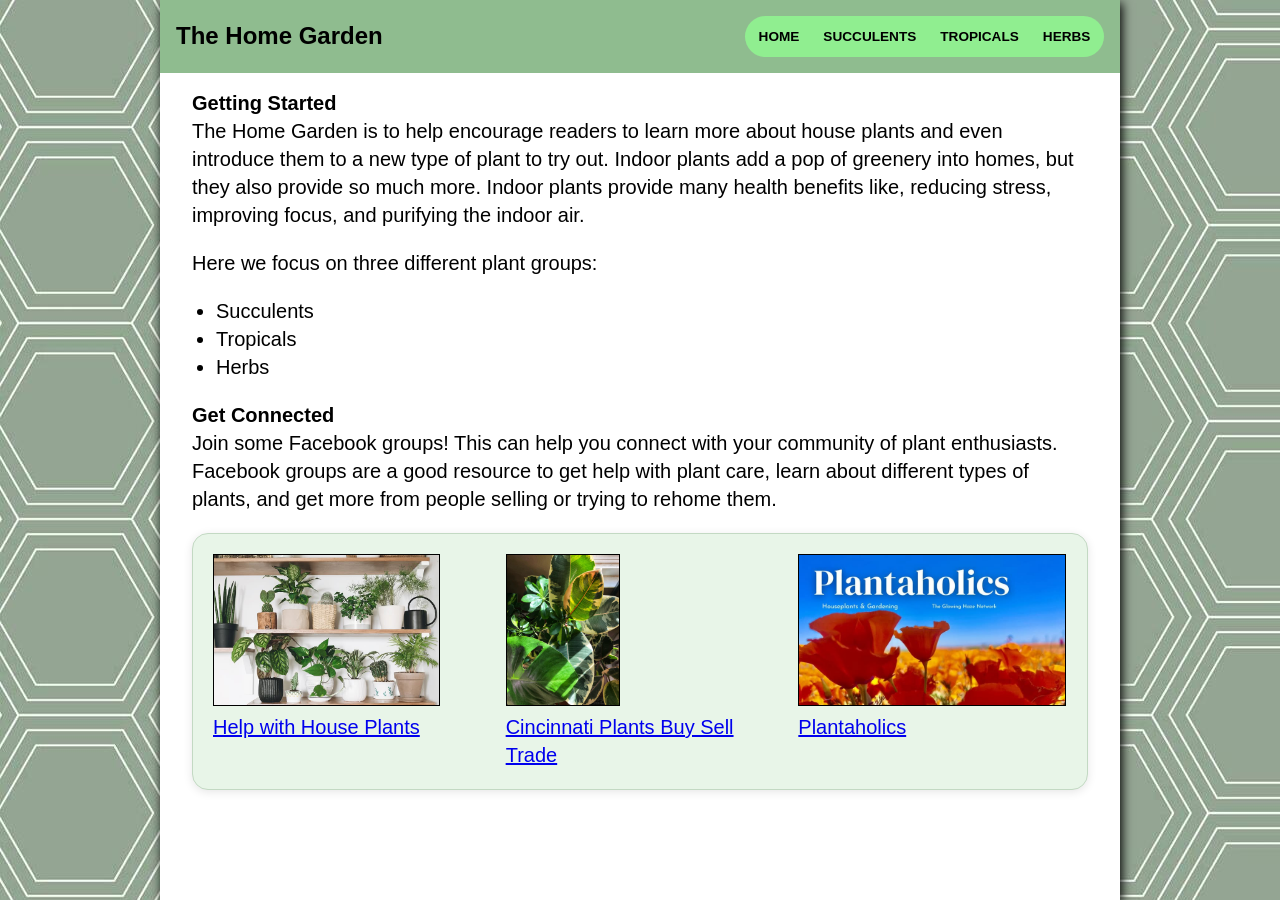
<file: index.html>
<!DOCTYPE html>
<html lang="en">
<head>
  <meta charset="UTF-8">
  <meta name="viewport" content="width=device-width, initial-scale=1.0">
  <title>The Home Garden</title>
  <link rel="stylesheet" href="reset.css">
  <link rel="stylesheet" href="main.css">
</head>
<body>
  <div class="wrapper">
    <header>
      <h1>The Home Garden</h1>
      <nav>
        <ul>
          <li><a href="index.html">Home</a></li>
          <li><a href="succulents.html">Succulents</a></li>
          <li><a href="tropicals.html">Tropicals</a></li>
          <li><a href="herbs.html">Herbs</a></li>
        </ul>
      </nav>
    </header>
    <main>

      <section class="introduction">
        <h1>Getting Started</h1>
        <p>The Home Garden is to help encourage readers to learn more about house plants and even introduce them to a new type of plant to try out. Indoor plants add a pop of greenery into homes, but they also provide so much more. Indoor plants provide many health benefits like, reducing stress, improving focus, and purifying the indoor air.</p>
        <p>Here we focus on three different plant groups:
          <ul>
            <li>Succulents</li>
            <li>Tropicals</li>
            <li>Herbs</li>
          </ul>
        </p>
        <p></p>
      </section>
      <section class="connections">
        <h1>Get Connected</h1>
        <p>Join some Facebook groups! This can help you connect with your community of plant enthusiasts. Facebook groups are a good resource to get help with plant care, learn about different types of plants, and get more from people selling or trying to rehome them.</p>
        <section class="group-grid get-connected">
          <section class="general-FBG"><img class="FB-image" src="images/HelpWithHousePlantsFBGroup.jpg" alt="Help With House Plants FB Group Photo"><br><a href="https://www.facebook.com/share/g/18CMK1QQTQ/" target="_blank">Help with House Plants</a></section>
          <section class="general-FBG"><img src="images/CincinnatiPlantFBGroup.jpg" alt="Cincinnati Plant Group FB Photo"><br><a href="https://www.facebook.com/share/g/1LuthDEvM9/" target="_blank">Cincinnati Plants Buy Sell Trade</a></section>
          <section class="cincy-FBG"><img src="images/PlantaholicsFBGroup.jpg" alt="Plantaholics FB Group Photo"><br><a href="https://www.facebook.com/share/g/18TkRWoeJo/" target="_blank">Plantaholics</a></section>
        </section>
      </section>

  </div>
  </main>

</body>
</html>
</file>
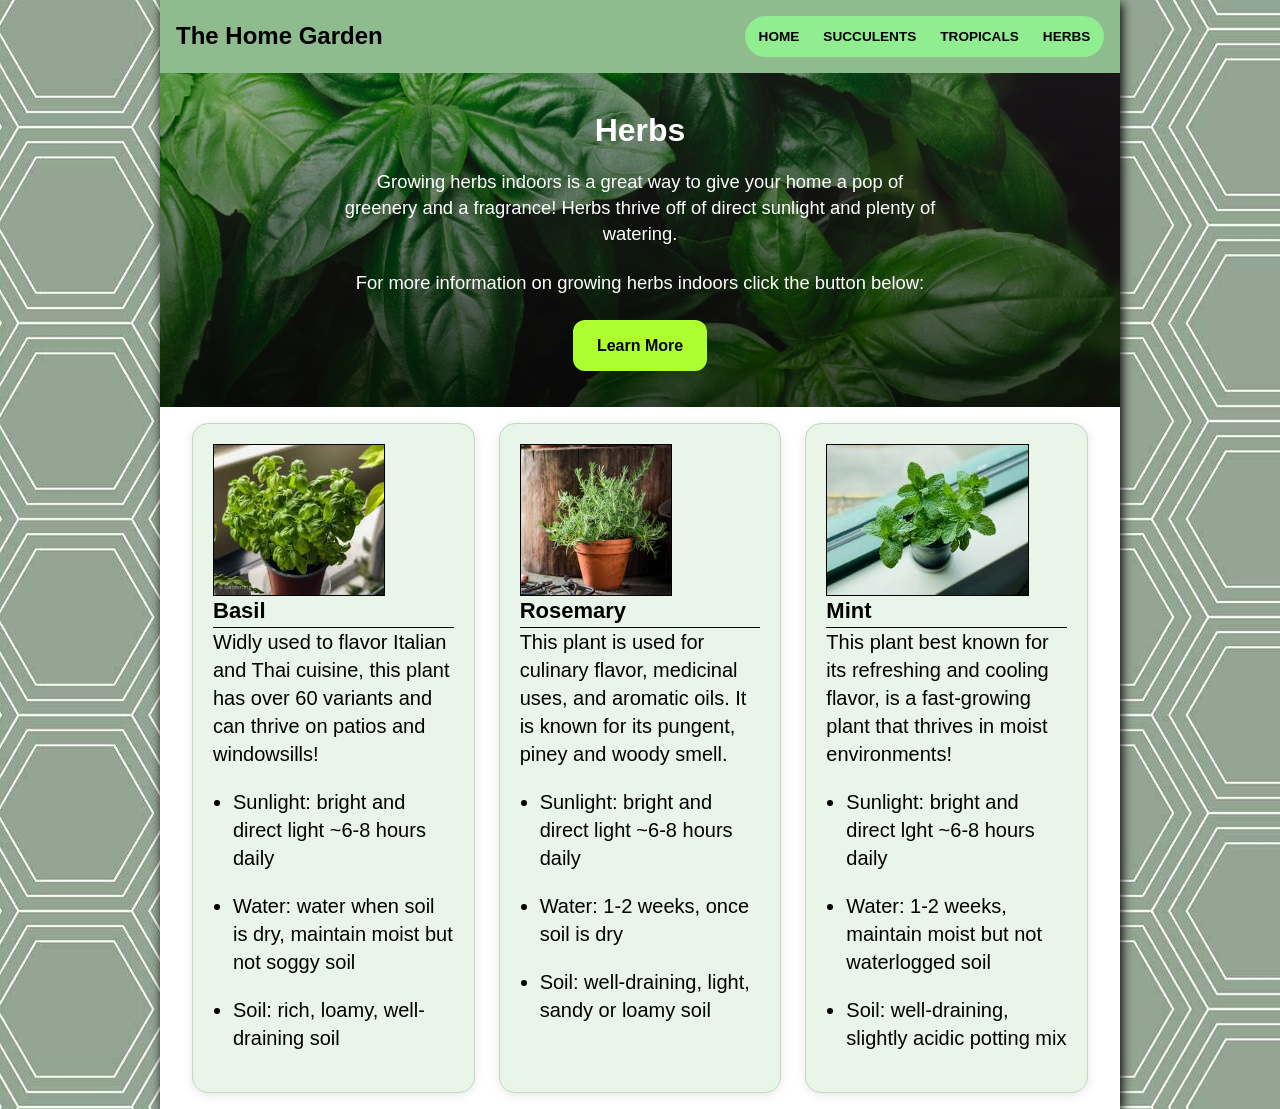
<file: herbs.html>
<!DOCTYPE html>
<html lang="en">
<head>
  <meta charset="UTF-8">
  <meta name="viewport" content="width=device-width, initial-scale=1.0">
  <title>The Home Garden</title>
  <link rel="stylesheet" href="reset.css">
  <link rel="stylesheet" href="main.css">
</head>
<body>
  <div class="wrapper">
    <header>
      <h1>The Home Garden</h1>
      <nav>
        <ul>
          <li><a href="index.html">Home</a></li>
          <li><a href="succulents.html">Succulents</a></li>
          <li><a href="tropicals.html">Tropicals</a></li>
          <li><a href="herbs.html">Herbs</a></li>
        </ul>
      </nav>
    </header>

    <section class="herb-hero hero">

      <!-- div for the content inside the hero image -->
      <div class="hero-content">
        <h2>Herbs</h2>
        <p>Growing herbs indoors is a great way to give your home a pop of greenery and a fragrance! Herbs thrive off of direct sunlight and plenty of watering. </p>

        <p>For more information on growing herbs indoors click the button below:</p>
        <!-- having a button here is optional -->
        <a href="https://www.gardeners.com/blogs/herb-growing-articles/herbs-indoors-8920?g_acctid=415-305-2039&g_adgroupid=&g_adid=&g_adtype=none&g_campaign=GSC+-+Google+Performance+Max+-+Shop&g_campaignid=23173857567&g_keyword=&g_keywordid=&g_network=x&utm_content=5300089&utm_source=google&utm_medium=cpc&utm_campaign=GSC+-+Google+Performance+Max+-+SHOP&gad_source=1&gad_campaignid=23173873179&gbraid=0AAAABBDv2lmy5Y6amZtfEJdDpJ2O45eZj&gclid=Cj0KCQjws83OBhD4ARIsACblj1_hSUvg4qoSXbHp2bqac2zh1KEfvC7mDHMCrsOeOp17COpKeYIHOOQaAkuJEALw_wcB" target="_blank" class="hero-button">Learn More</a>
      </div>

    </section>
    <main>
      <section class="group-grid">
        <article class="card">
          <img src="images/basil.jpg" alt="Basil Image">
          <h2>Basil</h2>
          <p>Widly used to flavor  Italian and Thai cuisine, this plant has over 60 variants and can thrive on patios and windowsills!</p>
          <ul>
            <li>Sunlight: bright and direct light ~6-8 hours daily</li>
            <li>Water: water when soil is dry, maintain moist but not soggy soil</li>
            <li>Soil: rich, loamy, well-draining soil </li>
          </ul>
        </article>
        <article class="card">
          <img src="images/rosemary.jpg" alt="Rosemary Image" class="plant-image">
          <h2>Rosemary</h2>
          <p>This plant is used for culinary flavor, medicinal uses, and aromatic oils. It is known for its pungent, piney and woody smell.</p>
          <ul>
            <li>Sunlight: bright and direct light ~6-8 hours daily</li>
            <li>Water: 1-2 weeks, once soil is dry</li>
            <li>Soil: well-draining, light, sandy or loamy soil</li>
          </ul>
        </article>
        <article class="card">
          <img src="images/mint.jpg" alt="Mint Image">
          <h2>Mint</h2>
          <p>This plant best known for its refreshing and cooling flavor, is a fast-growing plant that thrives in moist environments!</p>
          <ul>
            <li>Sunlight: bright and direct lght ~6-8 hours daily</li>
            <li>Water: 1-2 weeks, maintain moist but not waterlogged soil</li>
            <li>Soil: well-draining, slightly acidic potting mix</li>
          </ul>
        </article>
      </section>
    </main>
  </div>

</body>
</html>
</file>
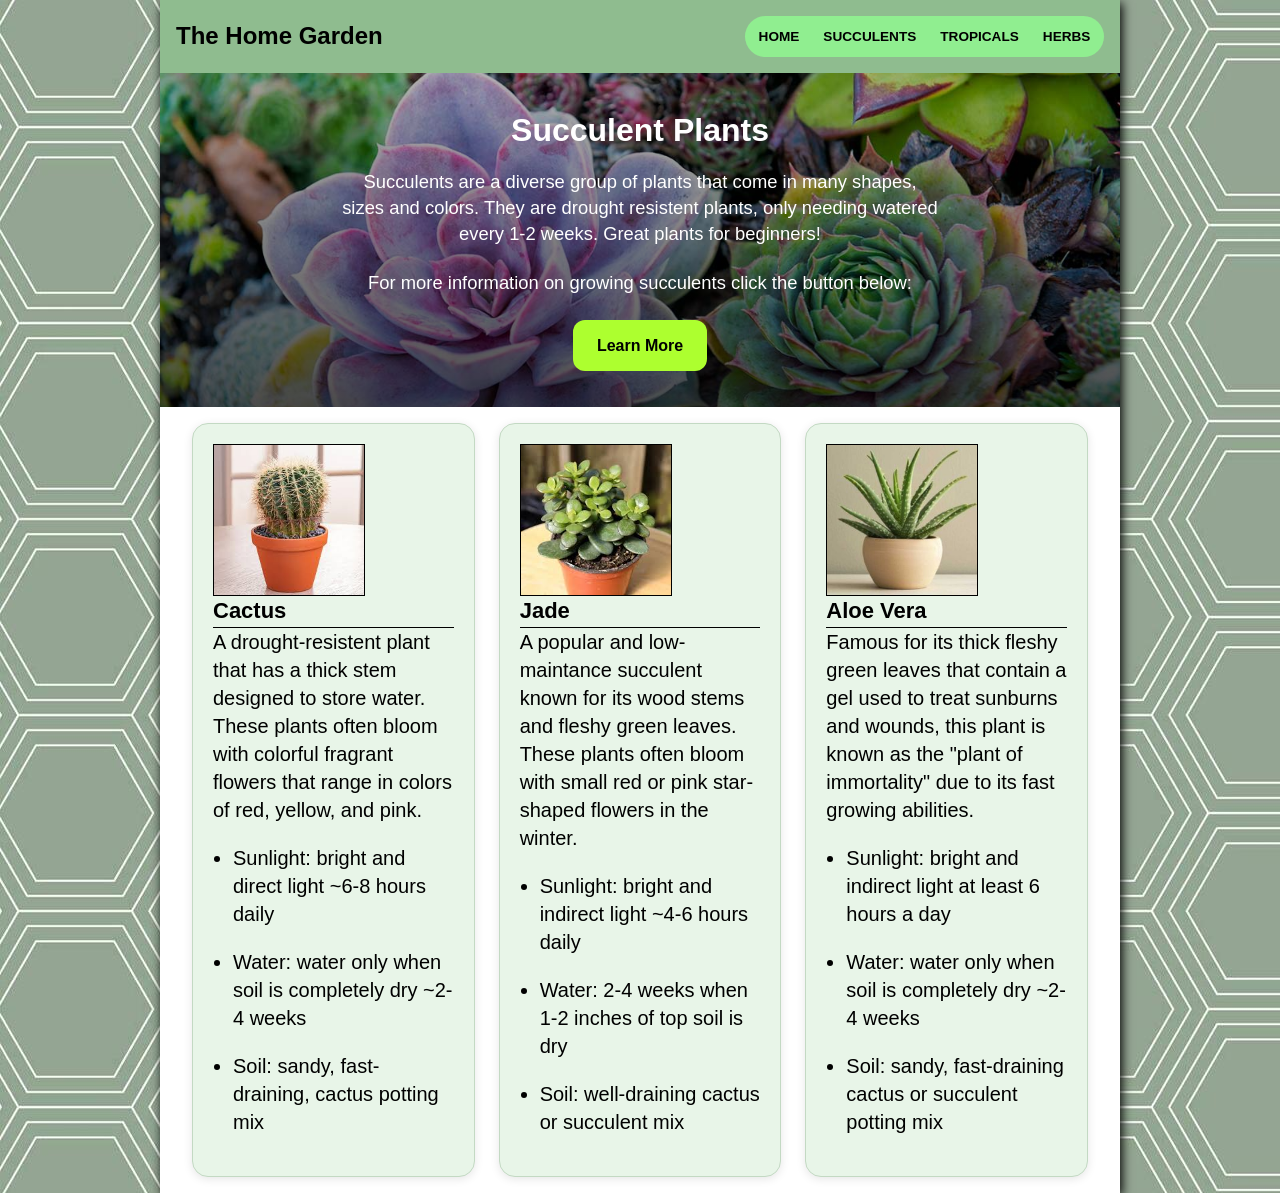
<file: succulents.html>
<!DOCTYPE html>
<html lang="en">
<head>
  <meta charset="UTF-8">
  <meta name="viewport" content="width=device-width, initial-scale=1.0">
  <title>The Home Garden</title>
  <link rel="stylesheet" href="reset.css">
  <link rel="stylesheet" href="main.css">
</head>
<body>
  <div class="wrapper">
    <header>
      <h1>The Home Garden</h1>
      <nav>
        <ul>
          <li><a href="index.html">Home</a></li>
          <li><a href="succulents.html">Succulents</a></li>
          <li><a href="tropicals.html">Tropicals</a></li>
          <li><a href="herbs.html">Herbs</a></li>
        </ul>
      </nav>
    </header>
    <section class="succulents-hero hero">

      <!-- div for the content inside the hero image -->
      <div class="hero-content">
        <h2>Succulent Plants</h2>
        <p>Succulents are a diverse group of plants that come in many shapes, sizes and colors. They are drought resistent plants, only needing watered every 1-2 weeks. Great plants for beginners!</p>

        <p>For more information on growing succulents click the button below:</p>
        <!-- having a button here is optional -->
        <a href="https://www.housebeautiful.com/lifestyle/gardening/a36078725/how-to-care-for-succulents/?utm_source=google&utm_medium=cpc&utm_campaign=mgu_ga_hbl_md_pmx_prog_org_us_281495960970879&gad_source=1&gad_campaignid=20977565922&gbraid=0AAAAACq-xMjxOxCzRhEKi_4K28EINY9qc&gclid=Cj0KCQjws83OBhD4ARIsACblj1_GbYDFenssp50LfmgkBIOANSTHvN0FC5parBU-J-20WIWXuPzjnLEaAsHGEALw_wcB" target="_blank" class="hero-button">Learn More</a>
      </div>

    </section>
    <main>
      <section class="group-grid">
        <article class="card">
          <img src="images/cactus.jpg" alt="Cactus Image">
          <h2>Cactus</h2>
          <p>A drought-resistent plant that has a thick stem designed to store water. These plants often bloom with colorful fragrant flowers that range in colors of red, yellow, and pink.</p>
          <ul>
            <li>Sunlight: bright and direct light ~6-8 hours daily</li>
            <li>Water: water only when soil is completely dry ~2-4 weeks</li>
            <li>Soil: sandy, fast-draining, cactus potting mix</li>
          </ul>
        </article>
        <article class="card"> <img src="images/jade.jpg" alt="Jade Image">
          <h2>Jade</h2>
          <p>A popular and low-maintance succulent known for its wood stems and fleshy green leaves. These plants often bloom with small red or pink star-shaped flowers in the winter.</p>
          <ul>
            <li>Sunlight: bright and indirect light ~4-6 hours daily</li>
            <li>Water: 2-4 weeks when 1-2 inches of top soil is dry</li>
            <li>Soil: well-draining cactus or succulent mix</li>
          </ul>
        </article>
        <article class="card"><img src="images/aloe.jpg" alt="Aloe Vera Image">
          <h2>Aloe Vera</h2>
          <p>Famous for its thick fleshy green leaves that contain a gel used to treat sunburns and wounds, this plant is known as the "plant of immortality" due to its fast growing abilities.
          </p>
          <ul>
            <li>Sunlight: bright and indirect light at least 6 hours a day</li>
            <li>Water: water only when soil is completely dry ~2-4 weeks</li>
            <li>Soil: sandy, fast-draining cactus or succulent potting mix</li>
          </ul>
        </article>
      </section>
    </main>
  </div>

</body>
</html>
</file>
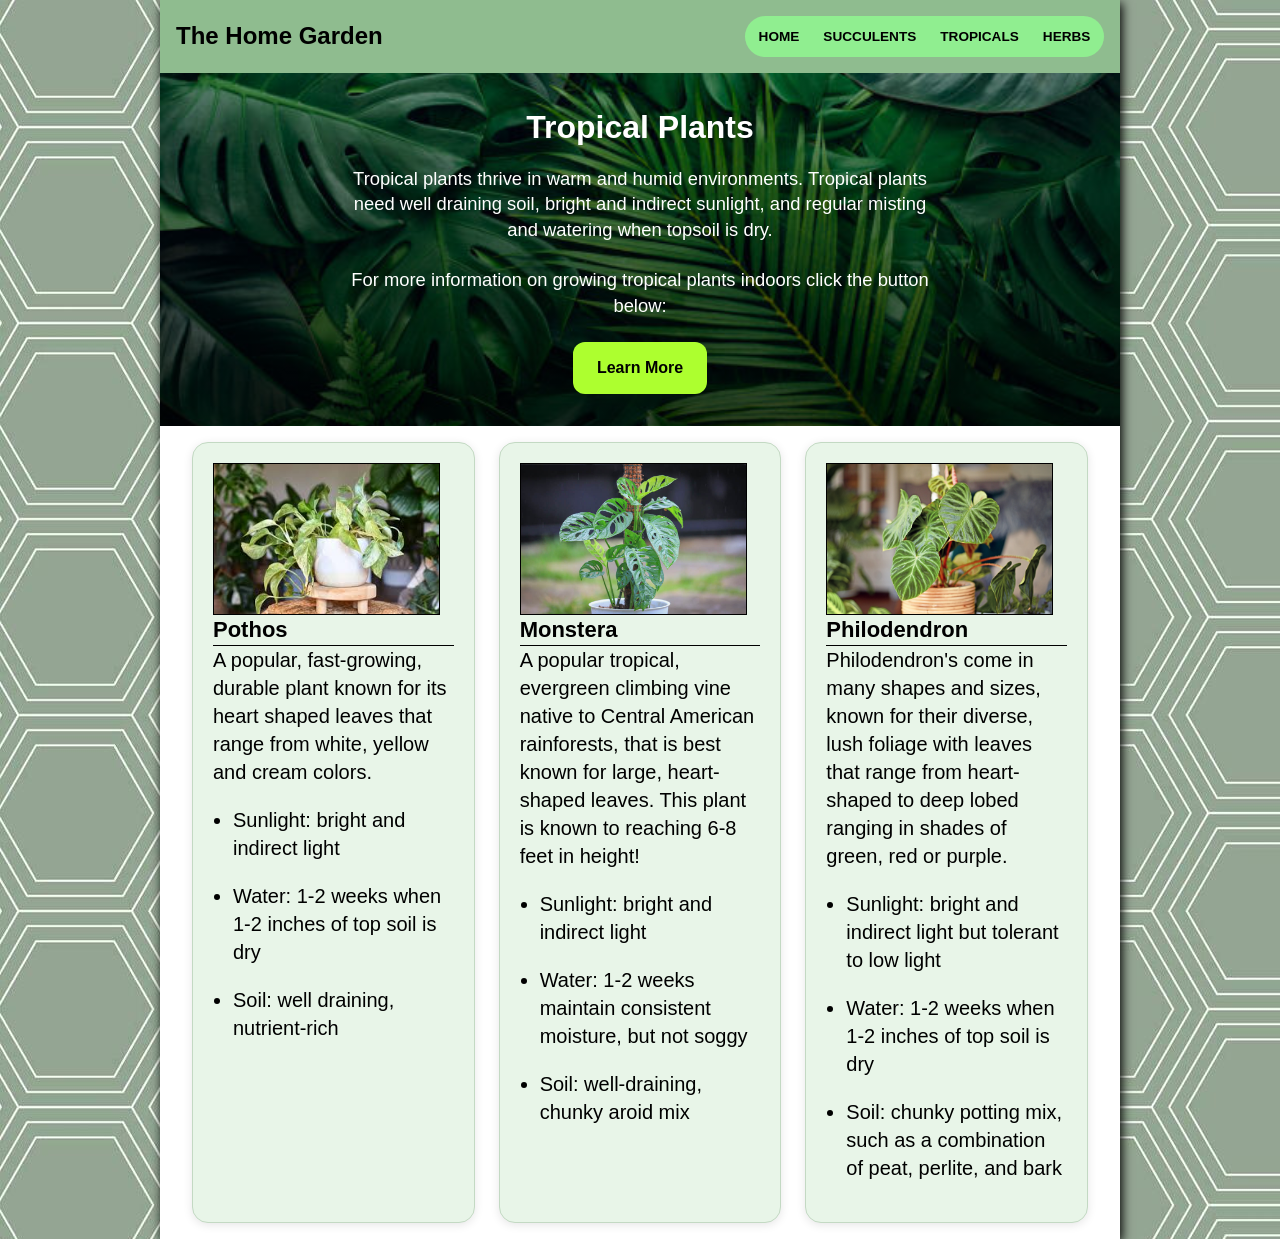
<file: tropicals.html>
<!DOCTYPE html>
<html lang="en">
<head>
  <meta charset="UTF-8">
  <meta name="viewport" content="width=device-width, initial-scale=1.0">
  <title>The Home Garden</title>
  <link rel="stylesheet" href="reset.css">
  <link rel="stylesheet" href="main.css">
</head>
<body>
  <div class="wrapper">
    <header>
      <h1>The Home Garden</h1>
      <nav>
        <ul>
          <li><a href="index.html">Home</a></li>
          <li><a href="succulents.html">Succulents</a></li>
          <li><a href="tropicals.html">Tropicals</a></li>
          <li><a href="herbs.html">Herbs</a></li>
        </ul>
      </nav>
    </header>
    <section class="tropical-hero hero">

      <!-- div for the content inside the hero image -->
      <div class="hero-content">
        <h2>Tropical Plants</h2>
        <p>Tropical plants thrive in warm and humid environments. Tropical plants need well draining soil, bright and indirect sunlight, and regular misting and watering when topsoil is dry.</p>

        <p>For more information on growing tropical plants indoors click the button below:</p>
        <!-- having a button here is optional -->
        <a href="https://olfco.ca/blogs/olfco/a-guide-to-caring-for-tropical-indoor-plants?srsltid=AfmBOopYkeRZS1IAJWTmOm1VrclPAi_zk4JklYMALaidVbxfYQ-OAiBv" target="_blank" class="hero-button">Learn More</a>
      </div>

    </section>
    <main>
      <section class="group-grid">
        <article class="card">
          <img src="images/pothos.jpg" alt="Pothos Image">
          <h2>Pothos</h2>
          <p>A popular, fast-growing, durable plant known for its heart shaped leaves that range from white, yellow and cream colors.</p>
          <ul>
            <li>Sunlight: bright and indirect light</li>
            <li>Water: 1-2 weeks when 1-2 inches of top soil is dry</li>
            <li>Soil: well draining, nutrient-rich</li>
          </ul>
        </article>
        <article class="card"> <img src="images/monstera.jpg" alt="Monstera Image">
          <h2>Monstera</h2>
          <p>A popular tropical, evergreen climbing vine native to Central American rainforests, that is best known for large, heart-shaped leaves. This plant is known to reaching 6-8 feet in height!</p>
          <ul>
            <li>Sunlight: bright and indirect light</li>
            <li>Water: 1-2 weeks maintain consistent moisture, but not soggy </li>
            <li>Soil: well-draining, chunky aroid mix</li>
          </ul>
        </article>
        <article class="card"><img src="images/Philodendron.jpg" alt="Philodendron Image">
          <h2>Philodendron</h2>
          <p>Philodendron's come in many shapes and sizes, known for their diverse, lush foliage with leaves that range from heart-shaped to deep lobed ranging in shades of green, red or purple.</p>
          <ul>
            <li>Sunlight: bright and indirect light but tolerant to low light</li>
            <li>Water: 1-2 weeks when 1-2 inches of top soil is dry</li>
            <li>Soil: chunky potting mix, such as a combination of peat, perlite, and bark</li>
          </ul>
        </article>
      </section>
    </main>
  </div>

</body>
</html>
</file>
<file: main.css>
/* HEADER AND NAV CONTENT */
header {
  padding: 1em;
  display: flex;
  flex-wrap: wrap;
  justify-content: space-between;
  align-items: center;
  background-color: darkseagreen;
  gap: 1rem;
}
header h1 {
  font-size: 150%;
  /* margin-left: 4rem; */
}
nav {
  background-color: lightgreen;
  padding: 1em;
  border-radius: 2em;
  font-size: 85%;
  font-weight: bold;
}

nav ul {
  list-style: none;
  display: flex;
  gap: 1.5rem;
}

nav a {
  text-transform: uppercase;
  text-decoration: none;
  color: black;
}
nav a:hover {
  background-color: greenyellow;
  border-radius: 2em;
  color: black;
}

/* SMALL SCREEN */

/*  HERO IMAGES AND CONTENT */
.tropical-hero {
  background-image:
    linear-gradient(rgba(0, 0, 0, 0.3), rgba(0, 0, 0, 0.7)),
    url("images/tropical-foliage.jpg");
  min-height: 30vh;
  background-size: cover;
  background-position: center;
  background-repeat: no-repeat;
}
.succulents-hero {
  background-image:
    linear-gradient(rgba(0, 0, 0, 0.3), rgba(0, 0, 0, 0.7)),
    url("images/succulent-foliage.jpg");
  min-height: 30vh;
  background-size: cover;
  background-position: center;
  background-repeat: no-repeat;
}
.herb-hero {
  background-image:
    linear-gradient(rgba(0, 0, 0, 0.3), rgba(0, 0, 0, 0.7)),
    url("images/herb-foliage.jpg");
  min-height: 30vh;
  background-size: cover;
  background-position: center;
  background-repeat: no-repeat;
}

.hero {
  padding: 2rem;
  display: flex;
  justify-content: center;
  align-items: center;
  line-height: 1.4;
}

.hero-content {
  text-align: center;
  color: white;
  max-width: 600px;
}

.hero-content h2 {
  font-size: 2rem;
  margin-bottom: 1rem;
}

.hero-content p {
  font-size: 1.15rem;
  margin-bottom: 1.5rem;
}

.hero-button {
  display: inline-block;
  background-color: greenyellow;
  color: black;
  text-decoration: none;
  font-weight: bold;
  padding: 0.9rem 1.5rem;
  border-radius: 0.75rem;
}

/* BODY CONTENT */

.wrapper {
  min-height: 100vh;
  max-width: 960px;
  margin: 0 auto;
  background-color: white;
  box-shadow: 2px 3px 10px black;
}

body {
  font-family: "Gill Sans", "Gill Sans MT", Calibri, "Trebuchet MS", sans-serif;
  background-image: url(images/background.jpg);
}

main {
  padding: 1rem 2rem;
  font-size: 125%;
  line-height: 1.4;
}
.introduction li{
  margin-left: 1.5rem;
}
.card {
  background-color: rgb(232, 245, 232);
  border: 1px solid rgb(195, 217, 195);
  border-radius: 1rem;
  padding: 1.25rem;
  box-shadow: 0 2px 10px rgba(0, 0, 0, 0.1);

  /* keeps the cards consistent in height */
  display: flex;
  flex-direction: column;
}

.group-grid {
  display: grid;
  grid-template-columns: 1fr 1fr 1fr;
  grid-gap: 1.5rem;
}

.get-connected{
  background-color: rgb(232, 245, 232);
  border: 1px solid rgb(195, 217, 195);
  border-radius: 1rem;
  padding: 1.25rem;
  box-shadow: 0 2px 10px rgba(0, 0, 0, 0.1);
}

.group-grid img {
  max-width: fit-content;
  max-height: 150px;
  border: 1px solid black;
}
.group-grid h2 {
  font-size: 110%;
  border-bottom: 1px solid black;
}
.group-grid li {
  margin-bottom: 1em;
  margin-left: 1em;
}

.FB-image {
  max-width: 300px;
  max-height: fit-content;
}

/* MEDIA SECTION */

@media (max-width: 640px) {
  header {
    flex-direction: column;
    align-items: center;
  }

  .group-grid {
    grid-template-columns: 1fr;
  }

  .group-grid img {
    max-width: 100%;
    max-height: fit-content;
  }
}
</file>
